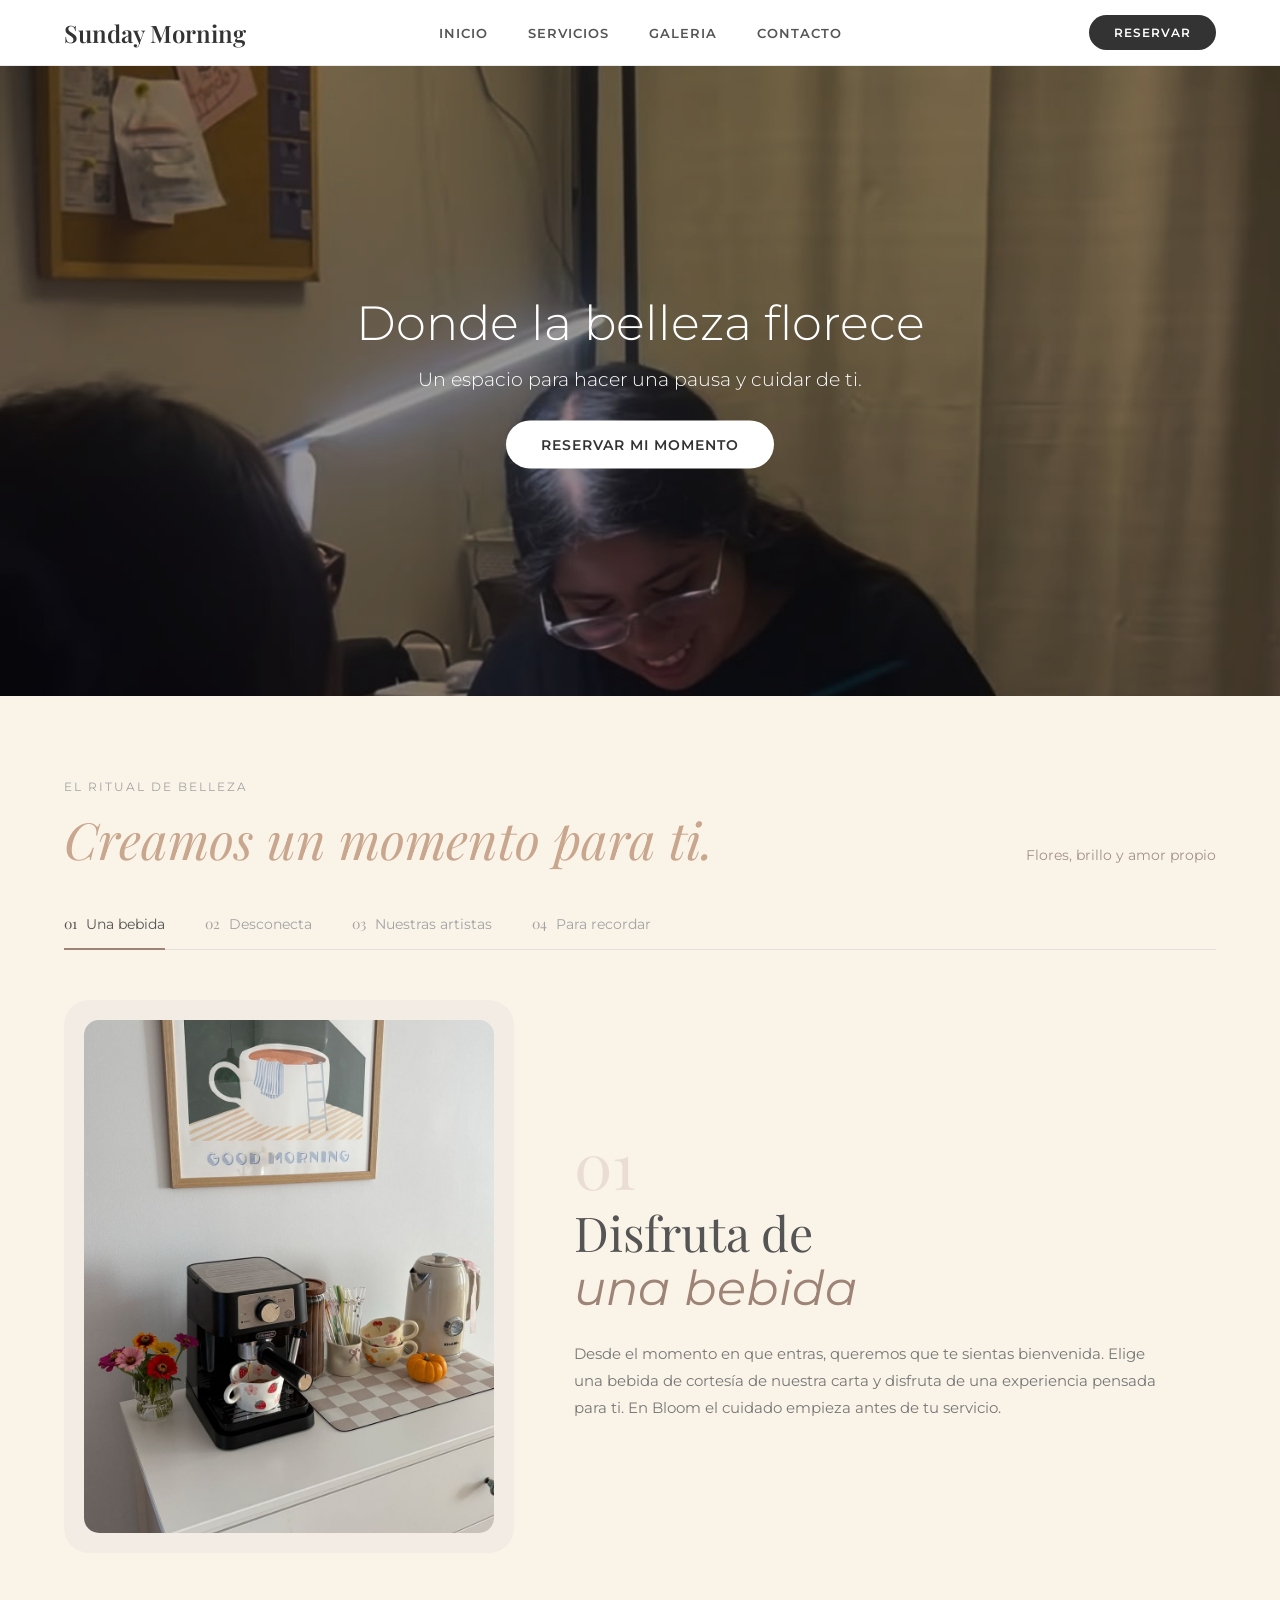
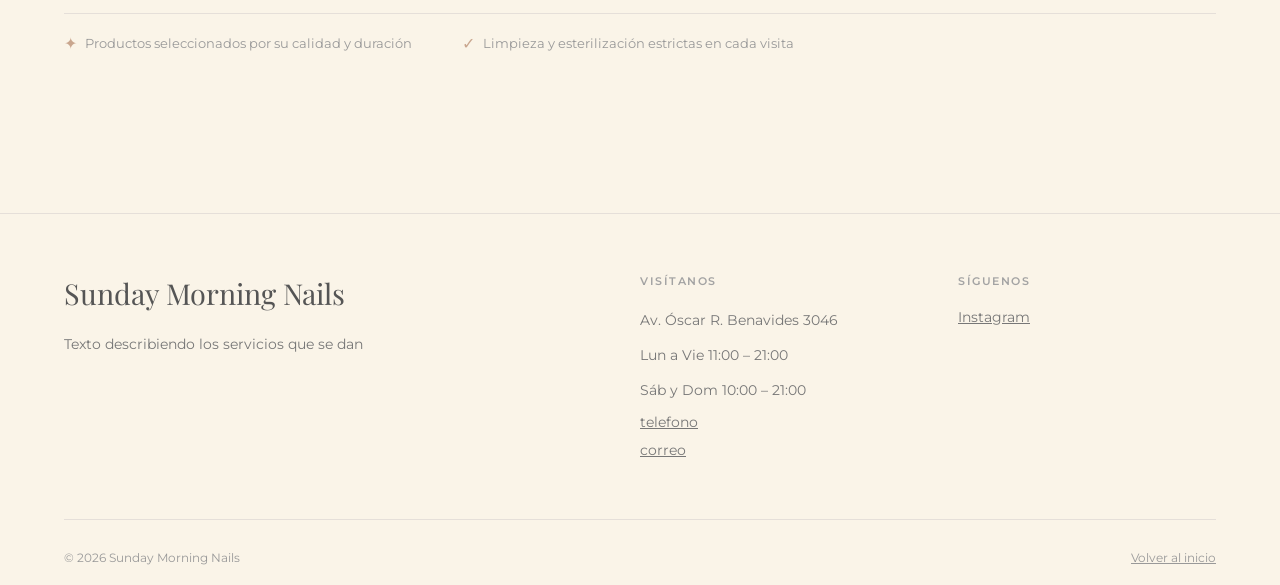
<file: index.html>
<!DOCTYPE html>
<html lang="en">

<head>
    <meta charset="UTF-8">
    <meta name="viewport" content="width=device-width, initial-scale=1.0">
    <title>SundayMorning</title>
    <link rel="stylesheet" href="css/style.css">
    <script src="js/main.js" defer></script>
    <link rel="preconnect" href="https://fonts.googleapis.com">
    <link rel="preconnect" href="https://fonts.gstatic.com" crossorigin>
    <link href="https://fonts.googleapis.com/css2?family=Montserrat:wght@300;400;600&display=swap" rel="stylesheet">
    <link href="https://fonts.googleapis.com/css2?family=Playfair+Display:ital,wght@0,400;0,600;1,400&display=swap" rel="stylesheet">
</head>

<body>

    <header>
        <nav class="navbar">
            <div class="nav-logo">
                <!--  <img src="assets/img/logo.png" alt="Logo"> -->
                Sunday Morning
            </div>

            <ul class="nav-links">
                <li><a href="index.html">Inicio</a></li>
                <li><a href="pages/servicios.html">Servicios</a></li>
                <li><a href="pages/galeria.html">Galeria</a></li>
                <li><a href="pages/contacto.html">Contacto</a></li>
            </ul>

            <div class="nav-button">
                <a href="pages/contacto.html" class="btn-reservar-nav">Reservar</a>
            </div>
        </nav>
    </header>

    <div class="banner-container">        
        <img src="assets/img/banner01.jpg" class="banner-img active" alt="Banner 1">
        <img src="assets/img/banner02.jpg" class="banner-img" alt="Banner 2">    
        <div class="banner-overlay"></div>

        <div class="banner-content">
            <h1>Donde la belleza florece</h1>
            <p>Un espacio para hacer una pausa y cuidar de ti.</p>
            <a href="pages/servicios.html" class="btn-reservar">Reservar mi momento</a>
        </div>
    </div>

    <section class="experience-section">
    
    <div class="experience-header">
        <span class="subtitle">El ritual de belleza</span>
        <div class="header-main-text">
            <h2>Creamos un momento para ti.</h2>
            <span class="slogan">Flores, brillo y amor propio</span>
        </div>
        <ul class="experience-tabs">
            <li class="tab-item active" data-index="0"><span class="tab-num">01</span> Una bebida</li>
            <li class="tab-item" data-index="1"><span class="tab-num">02</span> Desconecta</li>
            <li class="tab-item" data-index="2"><span class="tab-num">03</span> Nuestras artistas</li>
            <li class="tab-item" data-index="3"><span class="tab-num">04</span> Para recordar</li>
        </ul>
    </div>

    <div class="experience-content" id="exp-content">        
        <div class="image-frame">            
            <img id="exp-img" src="assets/img/cafe.jpg" alt="Experiencia Sunday Mornin">
            <video id="exp-video" autoplay loop playsinline controls></video>
        </div>        
        <div class="experience-text">
            <span class="number" id="exp-num">01</span>
            <h3 id="exp-title">Disfruta de<br><em>una bebida</em></h3>
            <p id="exp-text">Desde el momento en que entras, queremos que te sientas bienvenida. Elige una bebida de cortesía de nuestra carta y disfruta de una experiencia pensada para ti. En Bloom el cuidado empieza antes de tu servicio.</p>
        </div>
    </div>

    <div class="experience-features">
        <div class="feature-item">
            <span class="icon">✦</span> Productos seleccionados por su calidad y duración
        </div>
        <div class="feature-item">
            <span class="icon">✓</span> Limpieza y esterilización estrictas en cada visita
        </div>
    </div>
</section>

<footer class="site-footer">
    <div class="footer-container">
        
        <div class="footer-columns">
            
            <div class="footer-col about-col">
                <h3 class="footer-logo">Sunday Morning Nails</h3>
                <p>Texto describiendo los servicios que se dan</p>
            </div>

            <div class="footer-col">
                <h4 class="footer-title">VISÍTANOS</h4>
                <a href="https://www.google.com/maps/place/Condominio+Alto+Colonial/@-12.0491285,-77.0831617,17z/data=!3m1!5s0x9105c949ee6ccc97:0x8beba7cc318fb1c0!4m15!1m8!3m7!1s0x9105c949f3dc9a8b:0x54108d8ccb72efea!2sAlto+Colonial,+Alamos+3046,+Bellavista+07011!3b1!8m2!3d-12.0491338!4d-77.0805868!16s%2Fg%2F11kbq240nt!3m5!1s0x9105c930f7e1ac21:0xc9f33dc5f3d51f4d!8m2!3d-12.0501345!4d-77.0802458!16s%2Fg%2F11hdprg47z?entry=ttu&g_ep=EgoyMDI2MTAyOC4wIKXMDSoASAFQAw%3D%3D" class="footer-text-link">
                    Av. Óscar R. Benavides 3046</a>
                <p>Lun a Vie 11:00 – 21:00</p>
                <p>Sáb y Dom 10:00 – 21:00</p>
                <a href="tel:numero" class="footer-link">telefono</a>
                <a href="mailto:correo" class="footer-link">correo</a>
            </div>

            <div class="footer-col">
                <h4 class="footer-title">SÍGUENOS</h4>
                <a href="https://www.instagram.com/nailsundaymorning/" class="footer-link">Instagram</a>
                
            </div>
            
        </div>

        <div class="footer-bottom">
            <p>© 2026 Sunday Morning Nails</p>
            <a href="index.html" class="back-to-top">Volver al inicio</a>
        </div>

    </div>
</footer>
</body>
</html>
</file>
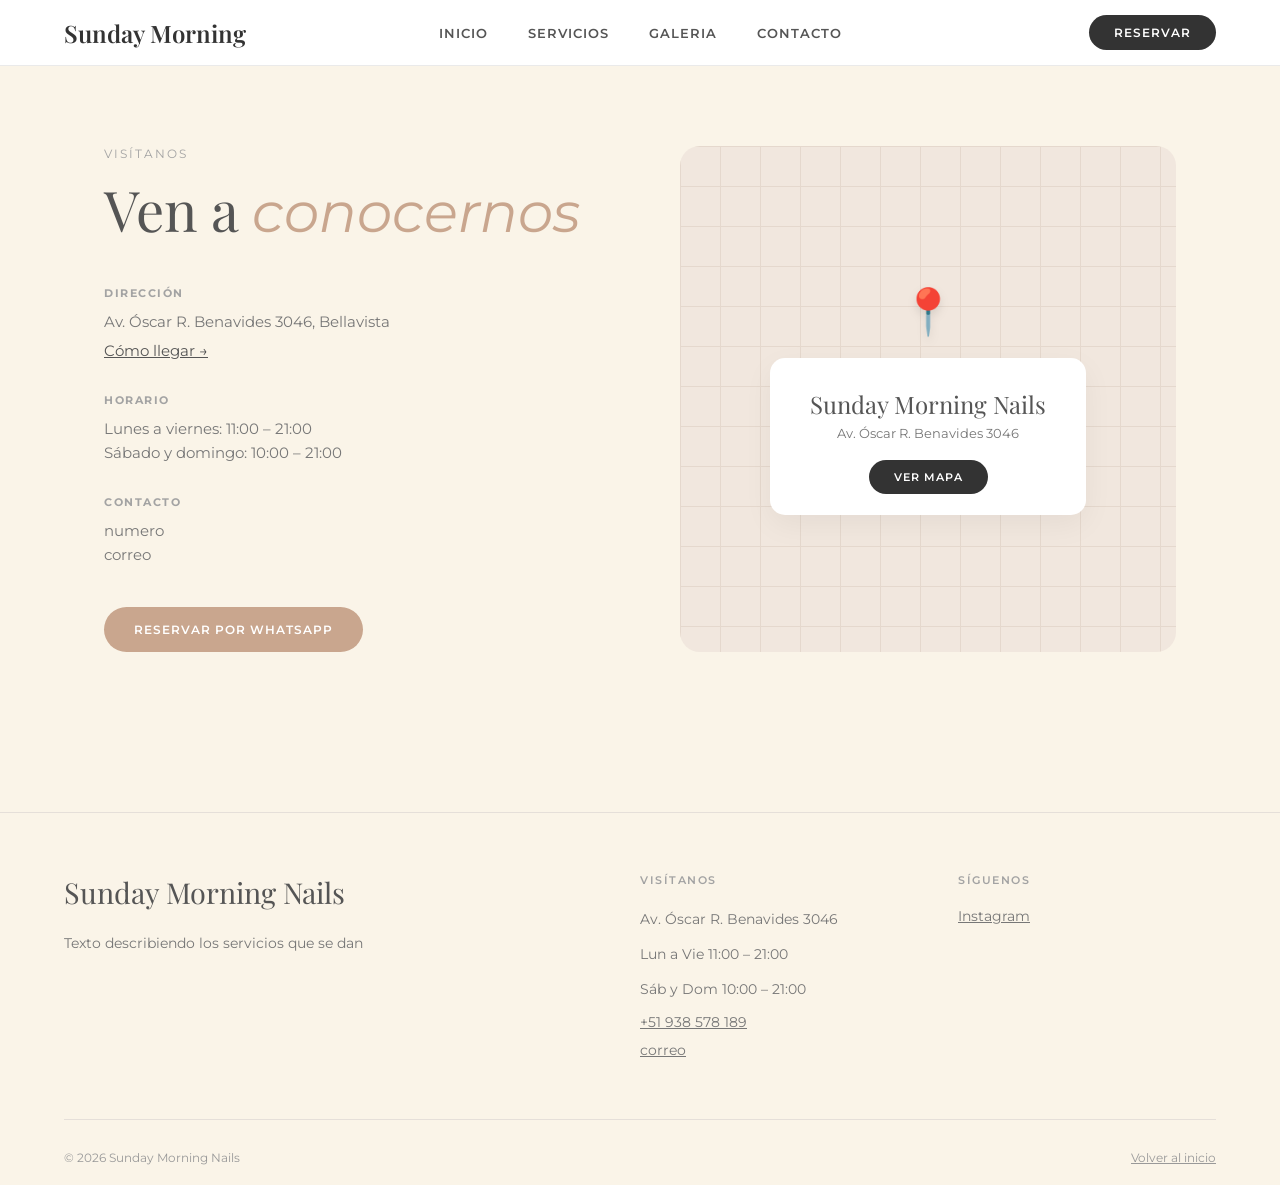
<file: pages/contacto.html>
<!DOCTYPE html>
<html lang="en">
<head>
    <meta charset="UTF-8">
    <meta name="viewport" content="width=device-width, initial-scale=1.0">
    <title>SundayMorning</title>
    <link rel="stylesheet" href="../css/style.css">
    <script src="../js/main.js" defer></script>
    <link rel="preconnect" href="https://fonts.googleapis.com">
    <link rel="preconnect" href="https://fonts.gstatic.com" crossorigin>
    <link href="https://fonts.googleapis.com/css2?family=Montserrat:wght@300;400;600&display=swap" rel="stylesheet">
    <link href="https://fonts.googleapis.com/css2?family=Playfair+Display:ital,wght@0,400;0,600;1,400&display=swap" rel="stylesheet">
</head>
<body>
    <header>
        <nav class="navbar">
            <div class="nav-logo">
                <!--  <img src="assets/img/logo.png" alt="Logo"> -->
                Sunday Morning
            </div>

            <ul class="nav-links">
                <li><a href="../index.html">Inicio</a></li>
                <li><a href="servicios.html">Servicios</a></li>
                <li><a href="galeria.html">Galeria</a></li>
                <li><a href="contacto.html">Contacto</a></li>
            </ul>

            <div class="nav-button">
                <a href="contacto.html" class="btn-reservar-nav">Reservar</a>
            </div>
        </nav>
    </header>

    <!-- =========================================
         SECCIÓN CONTACTO
    ========================================= -->
    <section class="contact-section">
        
        <!-- Columna Izquierda: Información -->
        <div class="contact-info">
            <span class="subtitle">VISÍTANOS</span>
            <h2>Ven a <em>conocernos</em></h2>
            
            <div class="info-block">
                <h4>DIRECCIÓN</h4>
                <p>Av. Óscar R. Benavides 3046, Bellavista</p>
                <a href="https://www.google.com/maps/place/Condominio+Alto+Colonial/@-12.0491285,-77.0831617,17z/data=!3m1!5s0x9105c949ee6ccc97:0x8beba7cc318fb1c0!4m6!3m5!1s0x9105c930f7e1ac21:0xc9f33dc5f3d51f4d!8m2!3d-12.0501345!4d-77.0802458!16s%2Fg%2F11hdprg47z?entry=ttu&g_ep=EgoyMDI2MTAyOC4wIKXMDSoASAFQAw%3D%3D" class="link-arrow">Cómo llegar &rarr;</a>
            </div>

            <div class="info-block">
                <h4>HORARIO</h4>
                <p>Lunes a viernes: 11:00 – 21:00</p>
                <p>Sábado y domingo: 10:00 – 21:00</p>
            </div>

            <div class="info-block">
                <h4>CONTACTO</h4>
                <a href="tel:+numero">numero</a>
                <a href="mailto:correo">correo</a>
            </div>

            <a href="https://wa.me/51938578189" target="_blank" class="btn-whatsapp">RESERVAR POR WHATSAPP</a>
        </div>

        <!-- Columna Derecha: Tarjeta de Mapa Interactiva -->
        <a href="https://www.google.com/maps/place/Condominio+Alto+Colonial/@-12.0491285,-77.0831617,17z/data=!3m1!5s0x9105c949ee6ccc97:0x8beba7cc318fb1c0!4m6!3m5!1s0x9105c930f7e1ac21:0xc9f33dc5f3d51f4d!8m2!3d-12.0501345!4d-77.0802458!16s%2Fg%2F11hdprg47z?entry=ttu&g_ep=EgoyMDI2MTAyOC4wIKXMDSoASAFQAw%3D%3D" target="_blank" class="contact-map-box">
            <div class="map-pin">📍</div>
            <div class="map-card">
                <h3>Sunday Morning Nails</h3>
                <p>Av. Óscar R. Benavides 3046</p>
                <span class="btn-ver-mapa">VER MAPA</span>
            </div>
        </a>

    </section>

    <footer class="site-footer">
    <div class="footer-container">
        
        <div class="footer-columns">
            
            <div class="footer-col about-col">
                <h3 class="footer-logo">Sunday Morning Nails</h3>
                <p>Texto describiendo los servicios que se dan</p>
            </div>

            <div class="footer-col">
                <h4 class="footer-title">VISÍTANOS</h4>
                <a href="https://www.google.com/maps/place/Condominio+Alto+Colonial/@-12.0491285,-77.0831617,17z/data=!3m1!5s0x9105c949ee6ccc97:0x8beba7cc318fb1c0!4m15!1m8!3m7!1s0x9105c949f3dc9a8b:0x54108d8ccb72efea!2sAlto+Colonial,+Alamos+3046,+Bellavista+07011!3b1!8m2!3d-12.0491338!4d-77.0805868!16s%2Fg%2F11kbq240nt!3m5!1s0x9105c930f7e1ac21:0xc9f33dc5f3d51f4d!8m2!3d-12.0501345!4d-77.0802458!16s%2Fg%2F11hdprg47z?entry=ttu&g_ep=EgoyMDI2MTAyOC4wIKXMDSoASAFQAw%3D%3D" class="footer-text-link">
                    Av. Óscar R. Benavides 3046</a>
                <p>Lun a Vie 11:00 – 21:00</p>
                <p>Sáb y Dom 10:00 – 21:00</p>
                <a href="tel:+51938578189" class="footer-link">+51 938 578 189</a>
                <a href="mailto:correo" class="footer-link">correo</a>
            </div>

            <div class="footer-col">
                <h4 class="footer-title">SÍGUENOS</h4>
                <a href="https://www.instagram.com/nailsundaymorning/" class="footer-link">Instagram</a>
                
            </div>
            
        </div>

        <div class="footer-bottom">
            <p>© 2026 Sunday Morning Nails</p>
            <a href="contacto.html" class="back-to-top">Volver al inicio</a>
        </div>

    </div>
</footer>
</body>
</html>
</file>
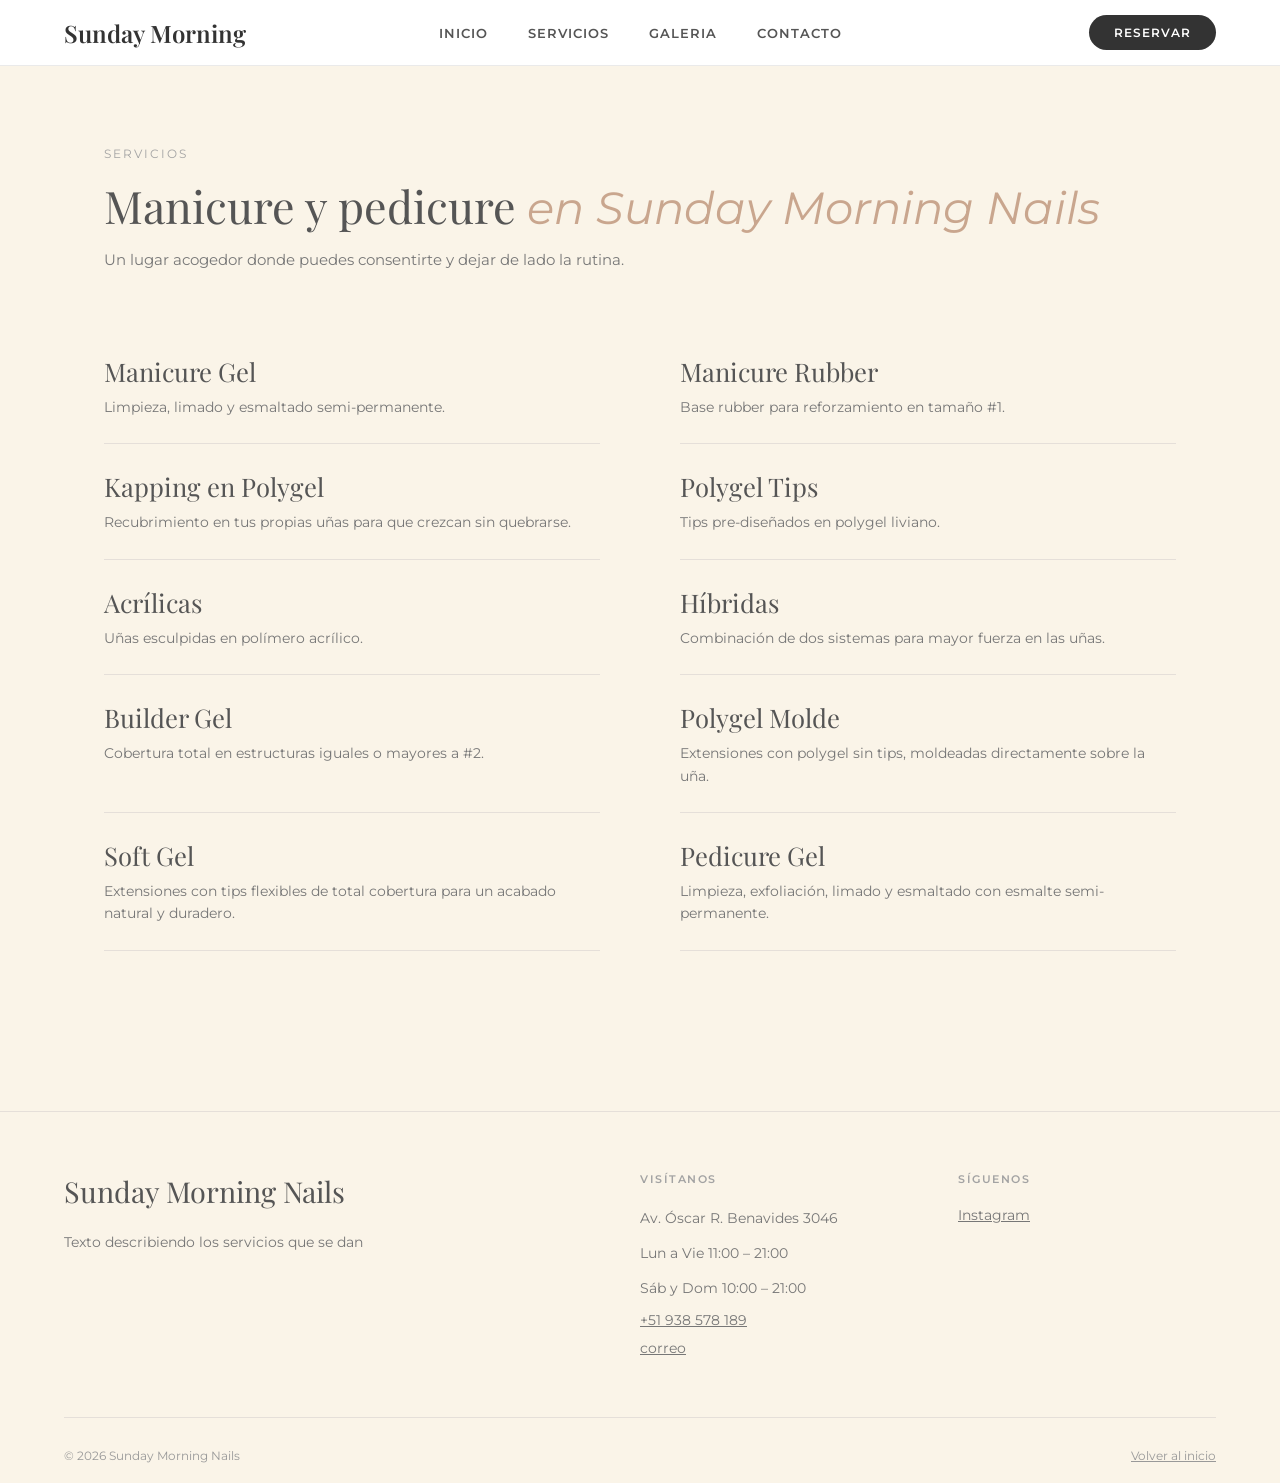
<file: pages/servicios.html>
<!DOCTYPE html>
<html lang="en">
<head>
    <meta charset="UTF-8">
    <meta name="viewport" content="width=device-width, initial-scale=1.0">
    <title>SundayMorning</title>
    <link rel="stylesheet" href="../css/style.css">
    <script src="../js/main.js" defer></script>
    <link rel="preconnect" href="https://fonts.googleapis.com">
    <link rel="preconnect" href="https://fonts.gstatic.com" crossorigin>
    <link href="https://fonts.googleapis.com/css2?family=Montserrat:wght@300;400;600&display=swap" rel="stylesheet">
    <link href="https://fonts.googleapis.com/css2?family=Playfair+Display:ital,wght@0,400;0,600;1,400&display=swap" rel="stylesheet">
</head>
<body>
    <header>
        <nav class="navbar">
            <div class="nav-logo">
                <!--  <img src="assets/img/logo.png" alt="Logo"> -->
                Sunday Morning
            </div>

            <ul class="nav-links">
                <li><a href="../index.html">Inicio</a></li>
                <li><a href="servicios.html">Servicios</a></li>
                <li><a href="galeria.html">Galeria</a></li>
                <li><a href="contacto.html">Contacto</a></li>
            </ul>

            <div class="nav-button">
                <a href="contacto.html" class="btn-reservar-nav">Reservar</a>
            </div>
        </nav>
    </header>

    <section class="services-menu-section">
        
        <div class="services-header">
            <span class="subtitle">SERVICIOS</span>
            <h2>Manicure y pedicure <em>en Sunday Morning Nails</em></h2>
            <p>Un lugar acogedor donde puedes consentirte y dejar de lado la rutina.</p>
        </div>

        <div class="services-grid">            
            <!-- Columna Izquierda -->
            <div class="service-item">
                <h3>Manicure Gel</h3>
                <p>Limpieza, limado y esmaltado semi-permanente.</p>
            </div>
            <div class="service-item">
                <h3>Manicure Rubber</h3>
                <p>Base rubber para reforzamiento en tamaño #1.</p>
            </div>
            <div class="service-item">
                <h3>Kapping en Polygel</h3>
                <p>Recubrimiento en tus propias uñas para que crezcan sin quebrarse.</p>
            </div>
            <div class="service-item">
                <h3>Polygel Tips</h3>
                <p>Tips pre-diseñados en polygel liviano.</p>
            </div>
            <div class="service-item">
                <h3>Acrílicas</h3>
                <p>Uñas esculpidas en polímero acrílico.</p>
            </div>
            <div class="service-item">
                <h3>Híbridas</h3>
                <p>Combinación de dos sistemas para mayor fuerza en las uñas.</p>
            </div>
            <div class="service-item">
                <h3>Builder Gel</h3>
                <p>Cobertura total en estructuras iguales o mayores a #2.</p>
            </div>
            <div class="service-item">
                <h3>Polygel Molde</h3>
                <p>Extensiones con polygel sin tips, moldeadas directamente sobre la uña.</p>
            </div>
            <div class="service-item">
                <h3>Soft Gel</h3>
                <p>Extensiones con tips flexibles de total cobertura para un acabado natural y duradero.</p>
            </div>
            <div class="service-item">
                <h3>Pedicure Gel</h3>
                <p>Limpieza, exfoliación, limado y esmaltado con esmalte semi-permanente.</p>
            </div>

        </div>
    </section>

    <footer class="site-footer">
        <div class="footer-container">
        
            <div class="footer-columns">
            
                <div class="footer-col about-col">
                    <h3 class="footer-logo">Sunday Morning Nails</h3>
                    <p>Texto describiendo los servicios que se dan</p>
                </div>

                <div class="footer-col">
                    <h4 class="footer-title">VISÍTANOS</h4>
                    <a href="https://www.google.com/maps/place/Condominio+Alto+Colonial/@-12.0491285,-77.0831617,17z/data=!3m1!5s0x9105c949ee6ccc97:0x8beba7cc318fb1c0!4m15!1m8!3m7!1s0x9105c949f3dc9a8b:0x54108d8ccb72efea!2sAlto+Colonial,+Alamos+3046,+Bellavista+07011!3b1!8m2!3d-12.0491338!4d-77.0805868!16s%2Fg%2F11kbq240nt!3m5!1s0x9105c930f7e1ac21:0xc9f33dc5f3d51f4d!8m2!3d-12.0501345!4d-77.0802458!16s%2Fg%2F11hdprg47z?entry=ttu&g_ep=EgoyMDI2MTAyOC4wIKXMDSoASAFQAw%3D%3D" class="footer-text-link">
                        Av. Óscar R. Benavides 3046</a>
                    <p>Lun a Vie 11:00 – 21:00</p>
                    <p>Sáb y Dom 10:00 – 21:00</p>
                    <a href="tel:+51938578189" class="footer-link">+51 938 578 189</a>
                    <a href="mailto:correo" class="footer-link">correo</a>
                </div>

                <div class="footer-col">
                    <h4 class="footer-title">SÍGUENOS</h4>
                    <a href="https://www.instagram.com/nailsundaymorning/" class="footer-link">Instagram</a>                
                </div>            
            </div>

            <div class="footer-bottom">
                <p>© 2026 Sunday Morning Nails</p>
                <a href="servicios.html" class="back-to-top">Volver al inicio</a>
            </div>

        </div>
    </footer>
</body>
</html>
</file>
<file: css/style.css>
* {
    margin: 0;
    padding: 0;
    box-sizing: border-box;
    font-family: 'Montserrat', sans-serif; 
}

body {
    background-color: #faf4e8; 
    color: #333;
}

header {
    position: sticky;
    top: 0;
    z-index: 1000;
}

/* navbar */
.navbar {
    background-color: #ffffff;
    padding: 15px 5%; 
    display: flex;
    justify-content: space-between; 
    align-items: center; 
    border-bottom: 1px solid #eaeaea;
}

.nav-logo {
    flex: 1; 
    font-family: 'Playfair Display', serif;
    font-size: 1.5rem;
    color: #333;
    text-decoration: none;
    font-weight: 600;
}

.nav-logo img {
    max-height: 40px; 
}

.nav-links {
    flex: 1; 
    list-style: none;
    display: flex;
    justify-content: center; 
    gap: 40px;
}

.nav-links a {
    color: #555;
    text-decoration: none;
    font-size: 13px;
    font-weight: 600;
    letter-spacing: 1px;
    text-transform: uppercase;
    transition: color 0.3s ease;
}

.nav-links a:hover {
    color: #c9a68e;
}

.nav-links li {
    display: inline-block; 
}

.nav-button {
    flex: 1; 
    display: flex;
    justify-content: flex-end; 
}

.btn-reservar-nav {
    background-color: #333; 
    color: white;
    padding: 10px 25px;
    text-decoration: none;
    font-size: 12px;
    font-weight: 600;
    text-transform: uppercase;
    letter-spacing: 1px;
    border-radius: 25px; 
    transition: all 0.3s ease;
}

.btn-reservar-nav:hover {
    background-color: #c9a68e; 
    color: white;
}

/* banner */
.banner-container {
    width: 100%;
    height: 70vh; 
    position: relative;
    overflow: hidden;
    background-color: #000;
}

.banner-img {
    width: 100%;
    height: 100%;
    object-fit: cover; 
    object-position: center; 
    position: absolute; 
    top: 0;
    left: 0;
    opacity: 0; /* Oculta todas las imágenes por defecto */
    transition: opacity 1s ease-in-out; /* Animación de difuminado */
}

.banner-img.active {
    opacity: 1; /* Solo hace visible la imagen que tiene la clase 'active' */
}

.banner-overlay {
    position: absolute;
    top: 0;
    left: 0;
    width: 100%;
    height: 100%;
    background-color: rgba(0, 0, 0, 0.4); 
    z-index: 1; 
}

.banner-content {
    position: absolute;
    top: 50%;
    left: 50%;
    transform: translate(-50%, -50%);
    z-index: 2; 
    text-align: center;
    color: white;
    width: 80%;
}

.banner-content h1 {
    font-size: 3rem;
    font-weight: 300;
    margin-bottom: 15px;
}

.banner-content p {
    font-size: 1.2rem;
    margin-bottom: 30px;
    font-weight: 300;
}

.btn-reservar {
    display: inline-block;
    background-color: white;
    color: #333;
    padding: 15px 35px;
    text-decoration: none;
    font-size: 14px;
    font-weight: 600;
    text-transform: uppercase;
    letter-spacing: 1px;
    border-radius: 30px; 
    transition: all 0.3s ease;
}

.btn-reservar:hover {
    background-color: #c9a68e; 
    color: white;
}

/*experiencia*/

.experience-section {
    padding: 80px 5%; 
    max-width: 1400px;
    margin: 0 auto; 
}

.experience-header .subtitle {
    font-size: 12px;
    letter-spacing: 2px;
    color: #a3a3a3;
    text-transform: uppercase;
}

.header-main-text {
    display: flex;
    justify-content: space-between;
    align-items: baseline;
    margin-top: 10px;
}

.header-main-text h2 {
    font-family: 'Playfair Display', serif;
    font-size: 3.2rem;
    color: #c9a68e; 
    font-style: italic;
    font-weight: 400;
}

.header-main-text .slogan {
    font-size: 14px;
    color: #a3918a;
}

.divider {
    border: 0;
    height: 1px;
    background-color: #e5dfd9;
    margin: 30px 0 60px 0;
}

.experience-content {
    display: flex;
    gap: 60px; 
    align-items: center; 
}

.image-frame {
    flex: 0 0 40%;
    max-width: 450px; 
    background-color: #f3ece4; 
    padding: 20px;
    border-radius: 25px;
}

.image-frame img,
#exp-video {
    width: 100%;
    aspect-ratio: 4 / 5; 
    object-fit: cover; 
    border-radius: 15px;
    display: block;
}

.experience-text {
    flex: 1; 
    padding-right: 5%;
}

.experience-text .number {
    font-family: 'Playfair Display', serif;
    font-size: 4rem;
    color: #eaddd3; 
    line-height: 1;
}

.experience-text h3 {
    font-family: 'Playfair Display', serif;
    font-size: 3rem;
    color: #555;
    margin: 10px 0 25px 0;
    font-weight: 400;
    line-height: 1.1;
}

.experience-text h3 em {
    color: #9e8476; 
}

.experience-text p {
    font-size: 15px;
    color: #777;
    line-height: 1.8;
}

.experience-tabs {
    display: flex;
    gap: 40px;
    list-style: none;
    margin-top: 40px;
    border-bottom: 1px solid #e5dfd9; 
    margin-bottom: 50px;
}

.experience-tabs li {
    padding-bottom: 15px;
    color: #a3a3a3; 
    font-size: 14px;
    cursor: pointer;
    position: relative;
    bottom: -1px; 
    transition: color 0.3s ease;
}

.experience-tabs li.active {
    color: #555; 
    border-bottom: 2px solid #9e8476; 
}

.experience-tabs .tab-num {
    font-family: 'Playfair Display', serif;
    margin-right: 5px;
}

.experience-tabs li:hover {
    color: #777;
}

.experience-features {
    display: flex;
    gap: 50px;
    margin-top: 60px;
    padding-top: 20px;
    border-top: 1px solid #e5dfd9; 
}

.feature-item {
    color: #999;
    font-size: 13px;
    display: flex;
    align-items: center;
    gap: 8px;
}

.feature-item .icon {
    font-size: 16px;
    color: #c9a68e; 
}

.fade-anim {
    animation: fadeIn 0.4s ease-in-out;
}

#exp-video {
    display: none; 
}

/* footer */

.site-footer {
    border-top: 1px solid #e5dfd9; 
    padding: 60px 5% 20px 5%;
    margin-top: 80px;
}

.footer-container {
    max-width: 1400px;
    margin: 0 auto;
}

.footer-columns {
    display: grid;
    grid-template-columns: 2fr 1fr 1fr; 
    gap: 60px;
    margin-bottom: 50px;
}

.footer-col p {
    font-size: 14px;
    color: #777;
    line-height: 1.8;
    margin-bottom: 10px;
}

.footer-logo {
    font-family: 'Playfair Display', serif;
    font-size: 1.8rem;
    color: #555;
    font-weight: 400;
    margin-bottom: 20px;
}

.footer-title {
    font-size: 11px;
    letter-spacing: 1.5px;
    color: #a3a3a3;
    text-transform: uppercase;
    margin-bottom: 20px;
    font-weight: 600;
}

.footer-link {
    display: block;
    font-size: 14px;
    color: #777;
    text-decoration: underline; 
    margin-bottom: 10px;
    transition: color 0.3s ease;
}

.footer-link:hover {
    color: #c9a68e;
}


.footer-bottom {
    display: flex;
    justify-content: space-between;
    align-items: center;
    border-top: 1px solid #e5dfd9;
    padding-top: 30px;
}

.footer-bottom p,
.back-to-top {
    font-size: 12px;
    color: #999;
    text-decoration: none;
}

.back-to-top {
    text-decoration: underline;
    transition: color 0.3s ease;
}

.back-to-top:hover {
    color: #555;
}

.footer-text-link {
    display: block; 
    font-size: 14px;
    color: #777; 
    line-height: 1.8;
    margin-bottom: 10px;
    text-decoration: none;
    transition: color 0.3s ease;
}

.footer-text-link:hover {
    color: #c9a68e;
}

/* =========================================
   PÁGINA DE SERVICIOS
========================================= */

.services-menu-section {
    padding: 80px 5%;
    max-width: 1200px;
    margin: 0 auto;
}

.services-header {
    margin-bottom: 60px;
}

.services-header .subtitle {
    font-size: 12px;
    letter-spacing: 2px;
    color: #a3a3a3;
    text-transform: uppercase;
    display: block;
    margin-bottom: 15px;
}

.services-header h2 {
    font-family: 'Playfair Display', serif;
    font-size: 2.8rem;
    color: #555;
    font-weight: 400;
    margin-bottom: 15px;
}

.services-header h2 em {
    color: #c9a68e; 
    font-style: italic;
}

.services-header p {
    font-size: 15px;
    color: #777;
}

.services-grid {
    display: grid;
    grid-template-columns: 1fr 1fr;
    gap: 0 80px; 
}

.service-item {
    padding: 25px 0;
    border-bottom: 1px solid #e5dfd9; 
}

.service-item h3 {
    font-family: 'Playfair Display', serif;
    font-size: 1.6rem;
    color: #555;
    font-weight: 400;
    margin-bottom: 8px;
}

.service-item p {
    font-size: 14px;
    color: #777;
    line-height: 1.6;
}

/* =========================================
   PÁGINA DE GALERÍA
========================================= */
.gallery-section {
    padding: 80px 5%;
    max-width: 1400px;
    margin: 0 auto;
}

.gallery-header {
    margin-bottom: 50px;
}

.gallery-header h2 {
    font-family: 'Playfair Display', serif;
    font-size: 3.5rem;
    color: #555;
    font-weight: 400;
}

.gallery-header h2 em {
    color: #c9a68e;
    font-style: italic;
}

.gallery-header p {
    color: #777;
    margin-top: 10px;
}

/* Cuadrícula de fotos */
.gallery-grid {
    display: grid;
    grid-template-columns: repeat(4, 1fr); /* 4 columnas iguales */
    gap: 20px;
}

.gallery-item {
    position: relative;
    border-radius: 15px;
    overflow: hidden;
    aspect-ratio: 4 / 5; /* Formato vertical */
    cursor: pointer;
}

.gallery-item img {
    width: 100%;
    height: 100%;
    object-fit: cover;
    transition: transform 0.4s ease;
}

.gallery-item:hover img {
    transform: scale(1.05); /* Pequeño zoom al pasar el mouse */
}

/* Textos sobre la imagen */
.gallery-overlay {
    position: absolute;
    bottom: 15px;
    left: 15px;
    display: flex;
    flex-direction: column;
    gap: 5px;
}

.gallery-category {
    font-size: 10px;
    letter-spacing: 2px;
    color: rgba(255, 255, 255, 0.9);
    text-transform: uppercase;
}

.gallery-title {
    background-color: white;
    color: #555;
    padding: 6px 15px;
    border-radius: 20px;
    font-size: 12px;
    font-weight: 600;
    display: inline-block;
    align-self: flex-start;
}

/* =========================================
   POP-UP (MODAL)
========================================= */

.gallery-modal {
    position: fixed;
    top: 0;
    left: 0;
    width: 100%;
    height: 100%;
    background-color: rgba(0, 0, 0, 0.85); 
    z-index: 2000;
    display: none; 
    justify-content: center;
    align-items: center;
    opacity: 0;
    transition: opacity 0.3s ease;
}

.gallery-modal.show {
    display: flex;
    opacity: 1;
}

.modal-content {
    background-color: #faf4e8;
    width: 85%;
    max-width: 1100px;
    height: 80vh;
    border-radius: 20px;
    display: flex;
    position: relative;
    overflow: hidden;
}

.close-modal {
    position: absolute;
    top: 15px;
    right: 25px;
    font-size: 35px;
    color: #555;
    cursor: pointer;
    z-index: 10;
}

.modal-left {
    flex: 1.2; 
    background-color: #000;
}

.modal-left img {
    width: 100%;
    height: 100%;
    object-fit: cover;
}

.modal-right {
    flex: 1;
    padding: 40px 30px;
    overflow-y: auto; 
}

.modal-album-title {
    font-family: 'Playfair Display', serif;
    font-size: 2rem;
    color: #555;
    margin-bottom: 25px;
}

.thumbnail-grid {
    display: grid;
    grid-template-columns: repeat(2, 1fr); 
    gap: 15px;
}

.thumbnail-grid img {
    width: 100%;
    aspect-ratio: 1 / 1; 
    object-fit: cover;
    border-radius: 10px;
    cursor: pointer;
    transition: opacity 0.3s;
}

.thumbnail-grid img:hover {
    opacity: 0.6;
}

/* =========================================
   PÁGINA DE CONTACTO
========================================= */
.contact-section {
    padding: 80px 5%;
    max-width: 1200px;
    margin: 0 auto;
    display: grid;
    grid-template-columns: 1fr 1fr; 
    gap: 80px;
    align-items: center;
}

.contact-info .subtitle {
    font-size: 12px;
    letter-spacing: 2px;
    color: #a3a3a3;
    text-transform: uppercase;
    display: block;
    margin-bottom: 10px;
}

.contact-info h2 {
    font-family: 'Playfair Display', serif;
    font-size: 3.5rem;
    color: #555;
    font-weight: 400;
    margin-bottom: 40px;
}

.contact-info h2 em {
    color: #c9a68e;
    font-style: italic;
}

.info-block {
    margin-bottom: 30px;
}

.info-block h4 {
    font-size: 11px;
    letter-spacing: 1.5px;
    color: #a3a3a3;
    text-transform: uppercase;
    margin-bottom: 10px;
}

.info-block p, .info-block a {
    font-size: 15px;
    color: #777;
    line-height: 1.6;
    text-decoration: none;
    display: block;
}

.info-block a:hover {
    color: #c9a68e;
}

.link-arrow {
    font-size: 13px;
    color: #555 !important;
    text-decoration: underline !important;
    margin-top: 5px;
}

/* Botón de WhatsApp */
.btn-whatsapp {
    display: inline-block;
    background-color: #c9a68e;
    color: white;
    padding: 15px 30px;
    text-decoration: none;
    font-size: 12px;
    font-weight: 600;
    letter-spacing: 1px;
    text-transform: uppercase;
    border-radius: 30px;
    margin-top: 10px;
    transition: background-color 0.3s ease;
}

.btn-whatsapp:hover {
    background-color: #a6856f;
}

.contact-map-box {
    background-color: #f1e7de; 
    border-radius: 20px;
    height: 100%;
    min-height: 450px;
    display: flex;
    flex-direction: column;
    justify-content: center;
    align-items: center;
    text-decoration: none;
    transition: transform 0.3s ease;
    background-image: linear-gradient(#e5d8cd 1px, transparent 1px), linear-gradient(90deg, #e5d8cd 1px, transparent 1px);
    background-size: 40px 40px; 
}

.contact-map-box:hover {
    transform: translateY(-5px); 
}

.map-pin {
    font-size: 45px;
    margin-bottom: 20px;
    filter: drop-shadow(0px 5px 5px rgba(0,0,0,0.1));
}

.map-card {
    background: white;
    padding: 30px 40px;
    border-radius: 15px;
    text-align: center;
    box-shadow: 0 10px 30px rgba(0,0,0,0.05);
}

.map-card h3 {
    font-family: 'Playfair Display', serif;
    font-size: 1.5rem;
    color: #555;
    font-weight: 400;
    margin-bottom: 5px;
}

.map-card p {
    font-size: 13px;
    color: #777;
    margin-bottom: 25px;
}

.btn-ver-mapa {
    background-color: #333;
    color: white;
    padding: 10px 25px;
    font-size: 11px;
    letter-spacing: 1px;
    text-transform: uppercase;
    border-radius: 20px;
    font-weight: 600;
    transition: background-color 0.3s ease;
}

.contact-map-box:hover .btn-ver-mapa {
    background-color: #c9a68e; 
}

@media (max-width: 768px) {
    /* --- Ajustes del Navbar (Menú) para Celulares --- */
    .navbar {
        flex-wrap: wrap; 
        padding: 15px 5%;
        gap: 15px 0; 
    }
    
    .nav-logo {
        flex: 1; 
        font-size: 1.2rem; 
    }
    
    .nav-button {
        flex: 1; 
        display: flex;
        justify-content: flex-end;
    }
    
    .nav-links {
        flex: 0 0 100%; 
        gap: 15px; 
        flex-wrap: wrap; 
    }
    
    .nav-links a {
        font-size: 11px; 
    }
    
    .btn-reservar-nav {
        padding: 8px 15px; 
        font-size: 10px;
    }
    
    .header-main-text {
        flex-direction: column;
        gap: 10px;
    }
    
    .experience-content {
        flex-direction: column;
    }
    
    .experience-tabs {
        flex-direction: column;
        gap: 15px;
        border-bottom: none;
    }
    
    .experience-tabs li {
        border-bottom: 1px solid #e5dfd9;
    }
    
    .experience-features {
        flex-direction: column;
        gap: 15px;
    }

    .footer-columns {
        grid-template-columns: 1fr; 
        gap: 40px;
    }
    
    .footer-bottom {
        flex-direction: column;
        text-align: center;
        gap: 15px;
    }
    
    .services-grid {
        grid-template-columns: 1fr; 
    }
    
    .services-header h2 {
      font-size: 2.5rem; 
    }
    
    .gallery-grid {
        grid-template-columns: repeat(2, 1fr); 
    }

    .modal-content {
        flex-direction: column; 
        overflow-y: auto;
    }

    .modal-left {
        height: 50vh;
        flex: none;
    }

    .modal-right {
        height: auto;
    }

    .contact-section {
        grid-template-columns: 1fr; 
        gap: 50px;
    }

    .contact-map-box {
        min-height: 350px;
    }

    .contact-info h2 {
        font-size: 2.8rem;
    }
}

@keyframes fadeIn {
    0% { opacity: 0; transform: translateY(10px); }
    100% { opacity: 1; transform: translateY(0); }
}
</file>
